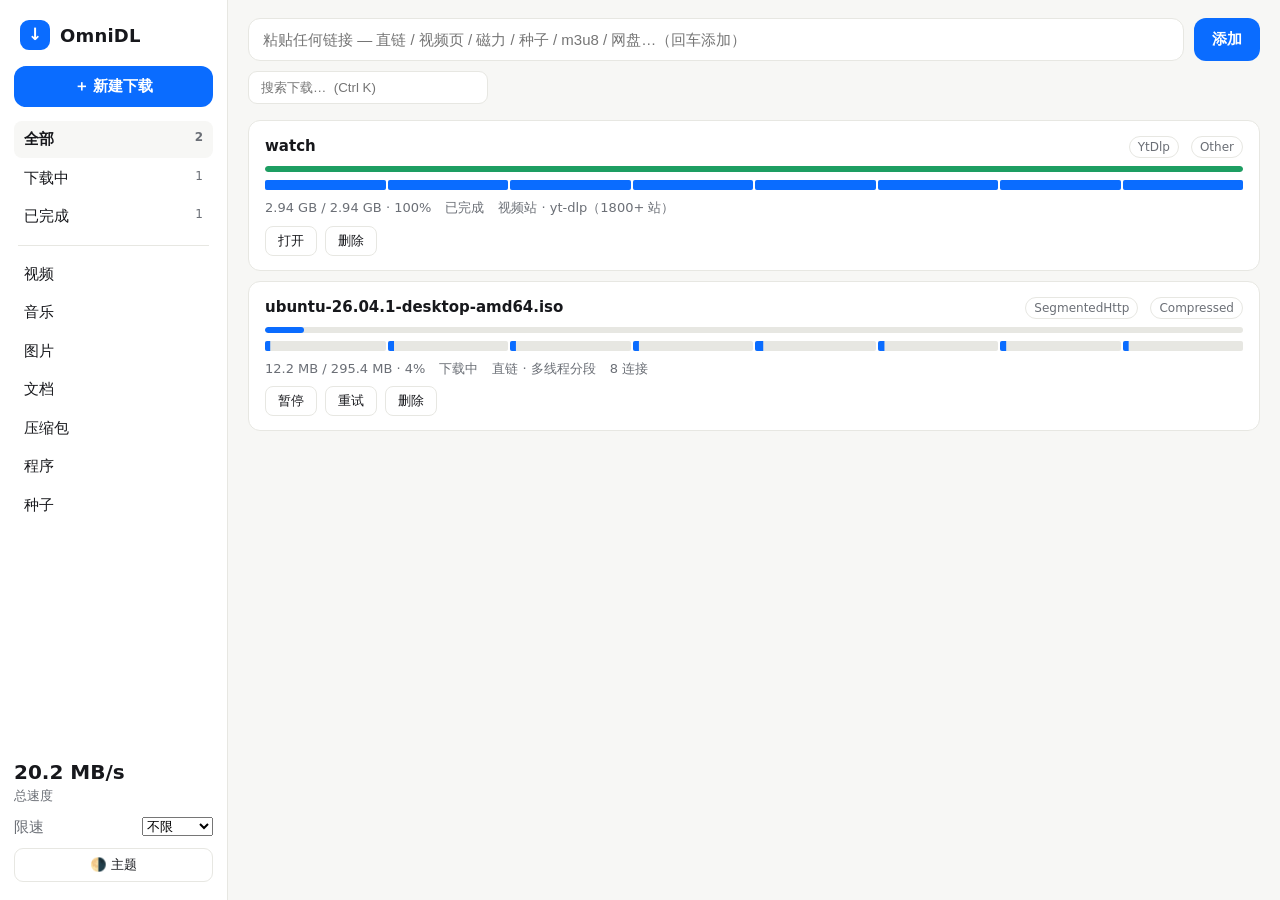
<file: apps/desktop/ui/index.html>
<!doctype html>
<html lang="zh-CN">
<head>
<meta charset="utf-8">
<meta name="viewport" content="width=device-width, initial-scale=1, viewport-fit=cover">
<title>OmniDL — Every download, at full speed</title>
<link rel="stylesheet" href="styles.css">
</head>
<body>
<div id="app">
  <aside id="sidebar">
    <div class="brand"><span class="brand-mark">↓</span><span class="brand-name">OmniDL</span></div>
    <button id="btn-new" class="btn-primary">＋ 新建下载</button>
    <nav id="cats">
      <a data-cat="all" class="active">全部 <span class="count" id="c-all"></span></a>
      <a data-cat="active">下载中 <span class="count" id="c-active"></span></a>
      <a data-cat="done">已完成 <span class="count" id="c-done"></span></a>
      <hr>
      <a data-cat="Video">视频</a>
      <a data-cat="Music">音乐</a>
      <a data-cat="Images">图片</a>
      <a data-cat="Documents">文档</a>
      <a data-cat="Compressed">压缩包</a>
      <a data-cat="Programs">程序</a>
      <a data-cat="Torrents">种子</a>
    </nav>
    <div class="side-foot">
      <div class="global-speed"><span id="global-speed">0 KB/s</span><small>总速度</small></div>
      <label class="limit-row">限速
        <select id="global-limit">
          <option value="0">不限</option><option value="1024">1 MB/s</option>
          <option value="5120">5 MB/s</option><option value="10240">10 MB/s</option>
          <option value="51200">50 MB/s</option>
        </select>
      </label>
      <button id="btn-theme" class="btn-ghost">🌗 主题</button>
    </div>
  </aside>

  <main>
    <header>
      <div class="addbar">
        <input id="url-input" type="text" placeholder="粘贴任何链接 — 直链 / 视频页 / 磁力 / 种子 / m3u8 / 网盘…（回车添加）" autocomplete="off" spellcheck="false">
        <button id="btn-add" class="btn-primary">添加</button>
      </div>
      <div class="toolbar">
        <input id="search" type="search" placeholder="搜索下载…  (Ctrl K)">
        <span id="route-hint" class="hint"></span>
      </div>
    </header>
    <section id="list" aria-live="polite"></section>
    <p id="empty" hidden>还没有下载。粘贴一个链接，或把文件拖进来。</p>
  </main>

  <nav id="tabbar">
    <a class="active">⬇<small>下载</small></a><a>▦<small>分类</small></a><a>⚙<small>设置</small></a>
  </nav>
</div>

<dialog id="sheet">
  <form method="dialog" id="sheet-form">
    <h3>新建下载</h3>
    <label>链接<input id="sheet-url" type="text"></label>
    <p class="route-line">来源：<b id="sheet-route">—</b></p>
    <div class="grid2">
      <label>保存到<select id="sheet-cat"><option>自动分类</option><option>Video</option><option>Music</option><option>Documents</option><option>Compressed</option><option>Programs</option><option>Images</option></select></label>
      <label>清晰度（视频）<select id="sheet-quality"><option>最佳</option><option>2160p</option><option>1080p</option><option>720p</option><option>480p</option><option>仅音频</option></select></label>
      <label>连接数<input id="sheet-conn" type="number" min="1" max="32" value="8"></label>
      <label class="check"><input id="sheet-later" type="checkbox"> 稍后下载（加入队列）</label>
    </div>
    <menu>
      <button value="cancel" class="btn-ghost">取消</button>
      <button id="sheet-start" value="start" class="btn-primary">开始下载</button>
    </menu>
  </form>
</dialog>

<script src="app.js"></script>
</body>
</html>
</file>
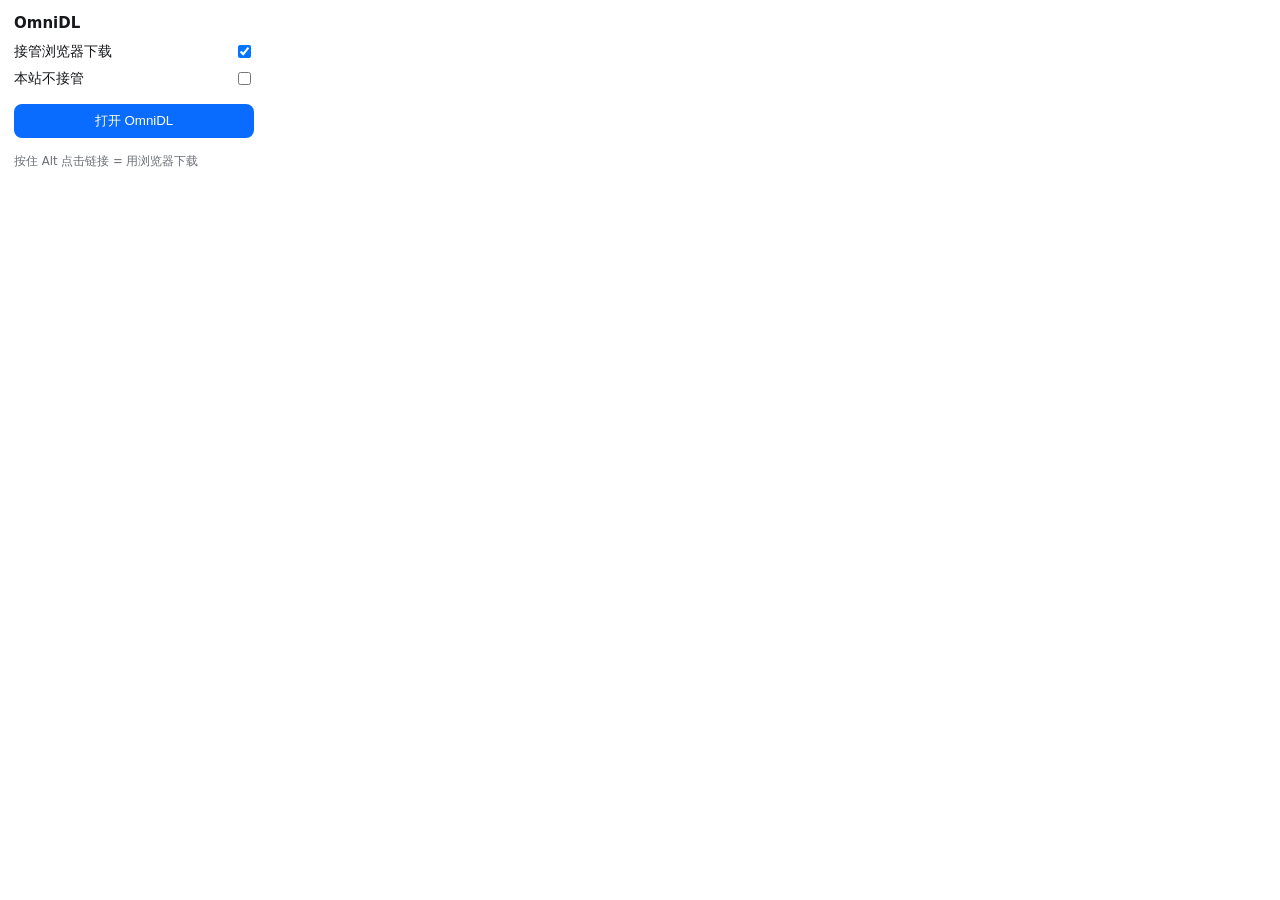
<file: extension/popup.html>
<!doctype html>
<html><head><meta charset="utf-8"><style>
body{font:14px system-ui;width:240px;margin:0;padding:14px;color:#17181c}
h1{font-size:15px;margin:0 0 10px} label{display:flex;justify-content:space-between;align-items:center;margin:8px 0}
button{width:100%;padding:8px;border:none;border-radius:8px;background:#0a6cff;color:#fff;cursor:pointer;margin-top:8px}
small{color:#6b6f76}
</style></head><body>
<h1>OmniDL</h1>
<label>接管浏览器下载 <input type="checkbox" id="enabled" checked></label>
<label>本站不接管 <input type="checkbox" id="site-off"></label>
<button id="open-app">打开 OmniDL</button>
<p><small>按住 Alt 点击链接 = 用浏览器下载</small></p>
<script src="popup.js"></script>
</body></html>
</file>
<file: apps/desktop/ui/styles.css>
/* OmniDL design system — minimal, calm, generous whitespace.
   One accent colour, system fonts, no gradients on surfaces,
   12px radii, hairline separators. Follows system light/dark. */
:root{
  --bg:#f7f7f5; --surface:#ffffff; --ink:#17181c; --ink2:#6b6f76;
  --line:#e7e7e2; --accent:#0a6cff; --accent-ink:#ffffff;
  --ok:#1d9e62; --warn:#e08a00; --err:#d64545;
  --radius:12px; --pad:20px;
}
@media (prefers-color-scheme: dark){
  :root{ --bg:#101114; --surface:#1a1b1f; --ink:#f0f0ee; --ink2:#9a9ea6; --line:#2a2b30; }
}
:root[data-theme="dark"]{ --bg:#101114; --surface:#1a1b1f; --ink:#f0f0ee; --ink2:#9a9ea6; --line:#2a2b30; }
:root[data-theme="light"]{ --bg:#f7f7f5; --surface:#ffffff; --ink:#17181c; --ink2:#6b6f76; --line:#e7e7e2; }

*{box-sizing:border-box}
html,body{height:100%}
body{margin:0;font:15px/1.5 -apple-system,"Segoe UI",system-ui,"PingFang SC","Microsoft YaHei",sans-serif;background:var(--bg);color:var(--ink)}
#app{display:flex;height:100vh}

/* sidebar (desktop) */
#sidebar{width:228px;flex:0 0 228px;background:var(--surface);border-right:1px solid var(--line);display:flex;flex-direction:column;padding:18px 14px;gap:14px}
.brand{display:flex;align-items:center;gap:10px;padding:2px 6px}
.brand-mark{width:30px;height:30px;border-radius:9px;background:var(--accent);color:#fff;display:grid;place-items:center;font-weight:700;font-size:17px}
.brand-name{font-size:18px;font-weight:650;letter-spacing:.2px}
#cats{display:flex;flex-direction:column;gap:2px}
#cats a{padding:7px 10px;border-radius:8px;color:var(--ink);cursor:pointer;display:flex;justify-content:space-between;text-decoration:none}
#cats a:hover{background:var(--bg)}
#cats a.active{background:var(--bg);font-weight:600}
#cats hr{border:none;border-top:1px solid var(--line);margin:8px 4px}
.count{color:var(--ink2);font-size:12px}
.side-foot{margin-top:auto;display:flex;flex-direction:column;gap:10px}
.global-speed{display:flex;flex-direction:column}
.global-speed span{font-size:20px;font-weight:650}
.global-speed small,.hint{color:var(--ink2)}
.limit-row{display:flex;justify-content:space-between;align-items:center;color:var(--ink2)}

main{flex:1;display:flex;flex-direction:column;min-width:0}
header{padding:18px var(--pad) 10px;display:flex;flex-direction:column;gap:10px}
.addbar{display:flex;gap:10px}
.addbar input{flex:1;padding:12px 14px;font-size:15px;border:1px solid var(--line);border-radius:var(--radius);background:var(--surface);color:var(--ink)}
.toolbar{display:flex;gap:12px;align-items:center}
.toolbar input{padding:8px 12px;border:1px solid var(--line);border-radius:9px;background:var(--surface);color:var(--ink);width:240px}
.btn-primary{background:var(--accent);color:var(--accent-ink);border:none;border-radius:var(--radius);padding:11px 18px;font-size:15px;font-weight:600;cursor:pointer}
.btn-ghost{background:transparent;border:1px solid var(--line);color:var(--ink);border-radius:9px;padding:7px 12px;cursor:pointer}

#list{overflow-y:auto;padding:6px var(--pad) 24px;display:flex;flex-direction:column;gap:10px}
.card{background:var(--surface);border:1px solid var(--line);border-radius:var(--radius);padding:14px 16px;display:flex;flex-direction:column;gap:8px}
.card .row1{display:flex;gap:12px;align-items:baseline}
.card .name{font-weight:600;overflow:hidden;text-overflow:ellipsis;white-space:nowrap;flex:1}
.card .badge{font-size:12px;color:var(--ink2);border:1px solid var(--line);padding:1px 8px;border-radius:99px;white-space:nowrap}
.card .meta{color:var(--ink2);font-size:13px;display:flex;gap:14px;flex-wrap:wrap}
.progress{height:6px;border-radius:99px;background:var(--line);overflow:hidden}
.progress i{display:block;height:100%;background:var(--accent);border-radius:99px;transition:width .3s}
.segments{display:flex;gap:2px;height:10px}
.segments b{flex:1;background:var(--line);border-radius:2px;position:relative;overflow:hidden}
.segments b i{position:absolute;inset:0;background:var(--accent);transform-origin:left}
.card .actions{display:flex;gap:8px}
.card .actions button{border:1px solid var(--line);background:transparent;color:var(--ink);border-radius:8px;padding:5px 12px;cursor:pointer}
.done .progress i{background:var(--ok)}
.error .name{color:var(--err)}
#empty{text-align:center;color:var(--ink2);padding:48px 0}

dialog{border:1px solid var(--line);border-radius:16px;background:var(--surface);color:var(--ink);width:min(520px,92vw);padding:22px}
dialog::backdrop{background:rgba(0,0,0,.35)}
dialog label{display:flex;flex-direction:column;gap:5px;margin:10px 0;color:var(--ink2);font-size:13px}
dialog input,dialog select{padding:9px 11px;border:1px solid var(--line);border-radius:9px;background:var(--bg);color:var(--ink);font-size:14px}
.grid2{display:grid;grid-template-columns:1fr 1fr;gap:0 14px}
.check{flex-direction:row!important;align-items:center;gap:8px}
menu{display:flex;justify-content:flex-end;gap:10px;padding:0;margin:16px 0 0}
#tabbar{display:none}

/* mobile: bottom tab bar, single column, big touch targets */
@media (max-width:760px){
  #sidebar{display:none}
  #tabbar{display:flex;position:fixed;left:0;right:0;bottom:0;background:var(--surface);border-top:1px solid var(--line);padding:6px 0 calc(6px + env(safe-area-inset-bottom))}
  #tabbar a{flex:1;text-align:center;color:var(--ink2);display:flex;flex-direction:column;font-size:17px;text-decoration:none}
  #tabbar a small{font-size:11px}
  #tabbar a.active{color:var(--accent)}
  main{padding-bottom:64px}
  .toolbar input{flex:1;width:auto}
  .grid2{grid-template-columns:1fr}
}
</file>
